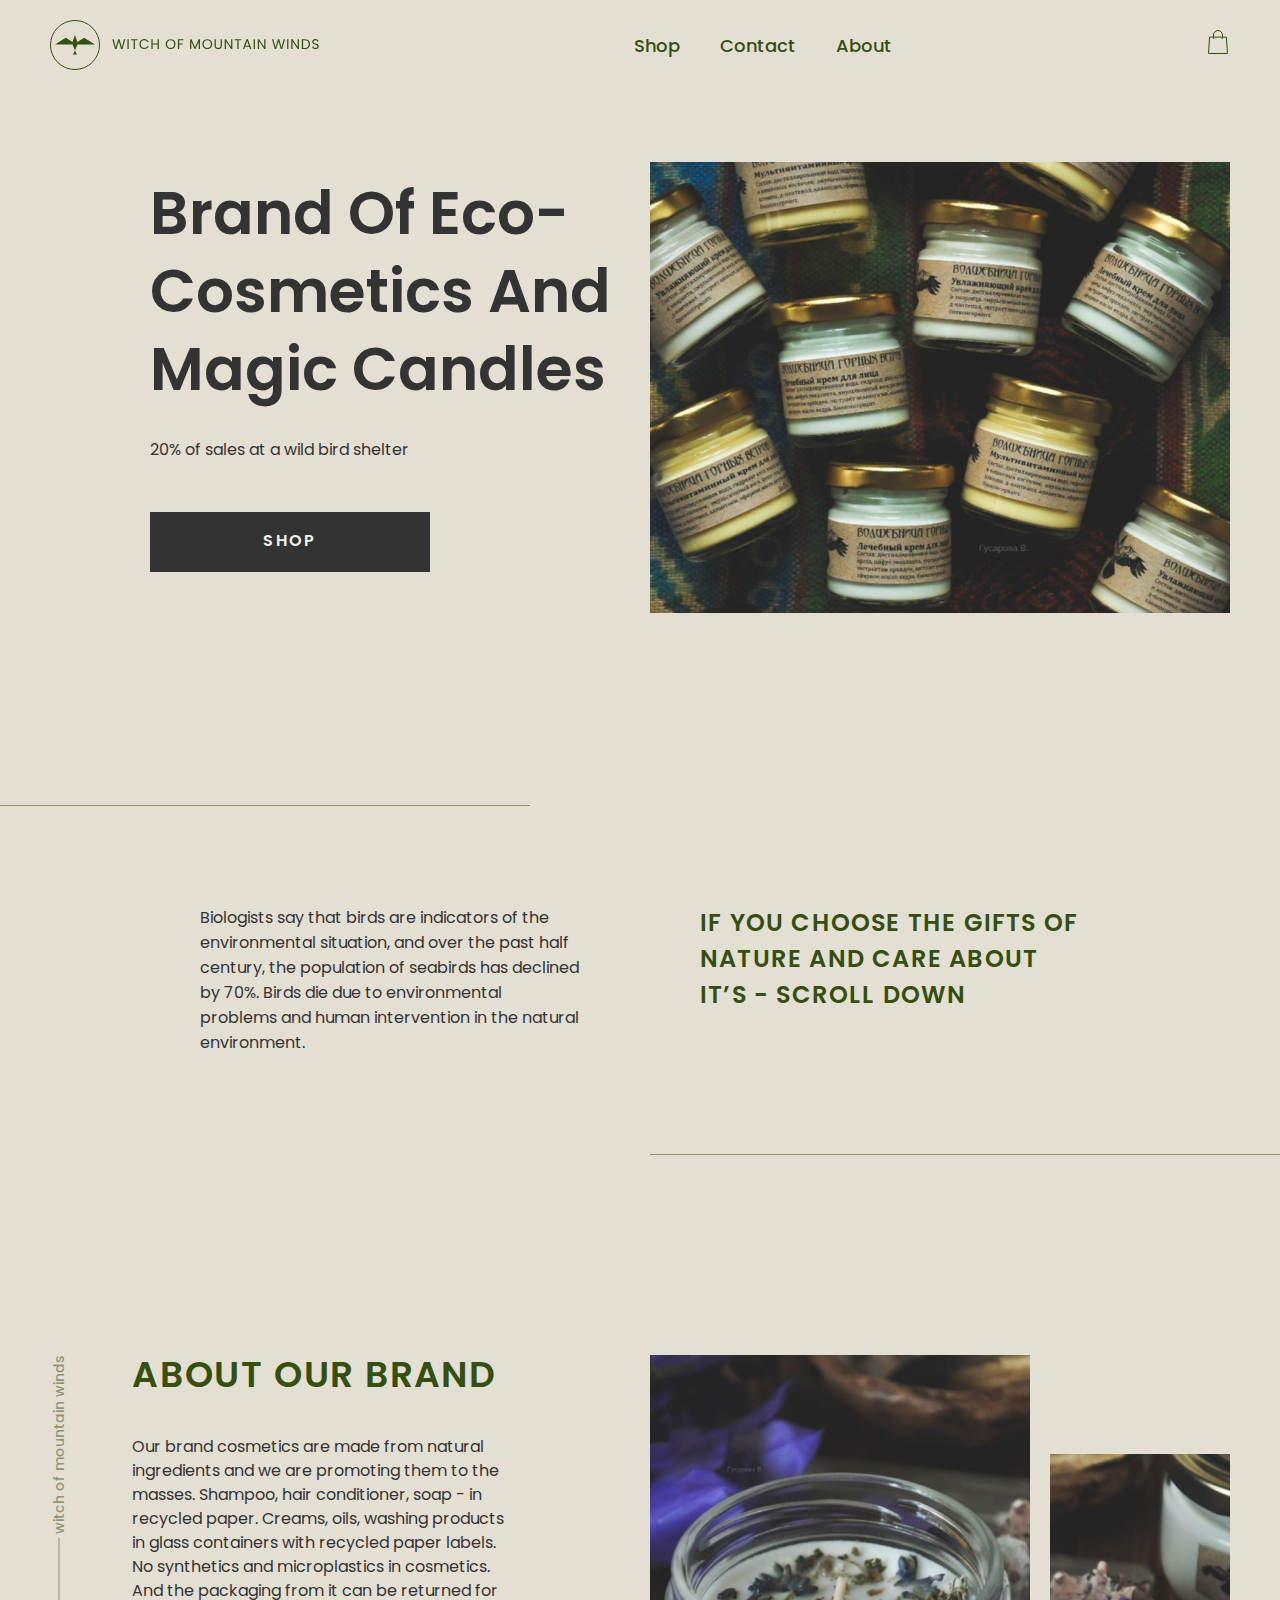
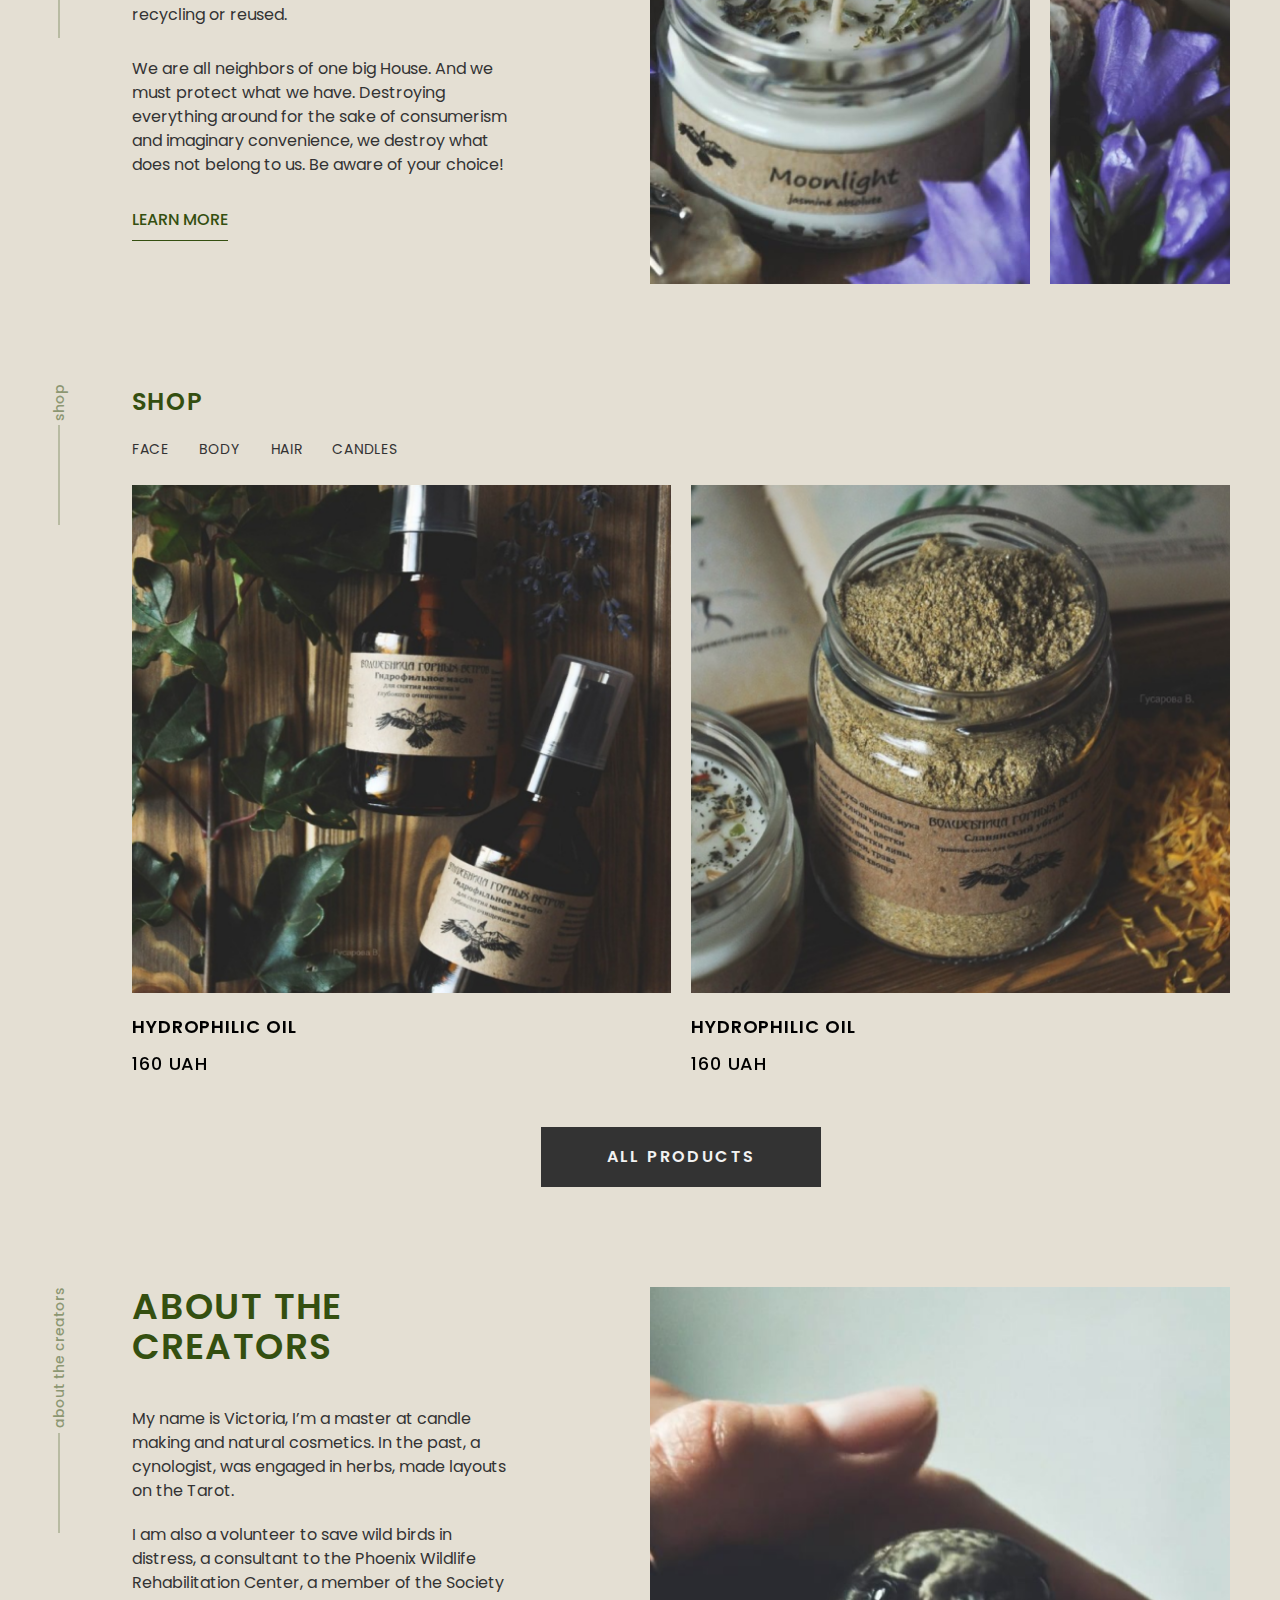
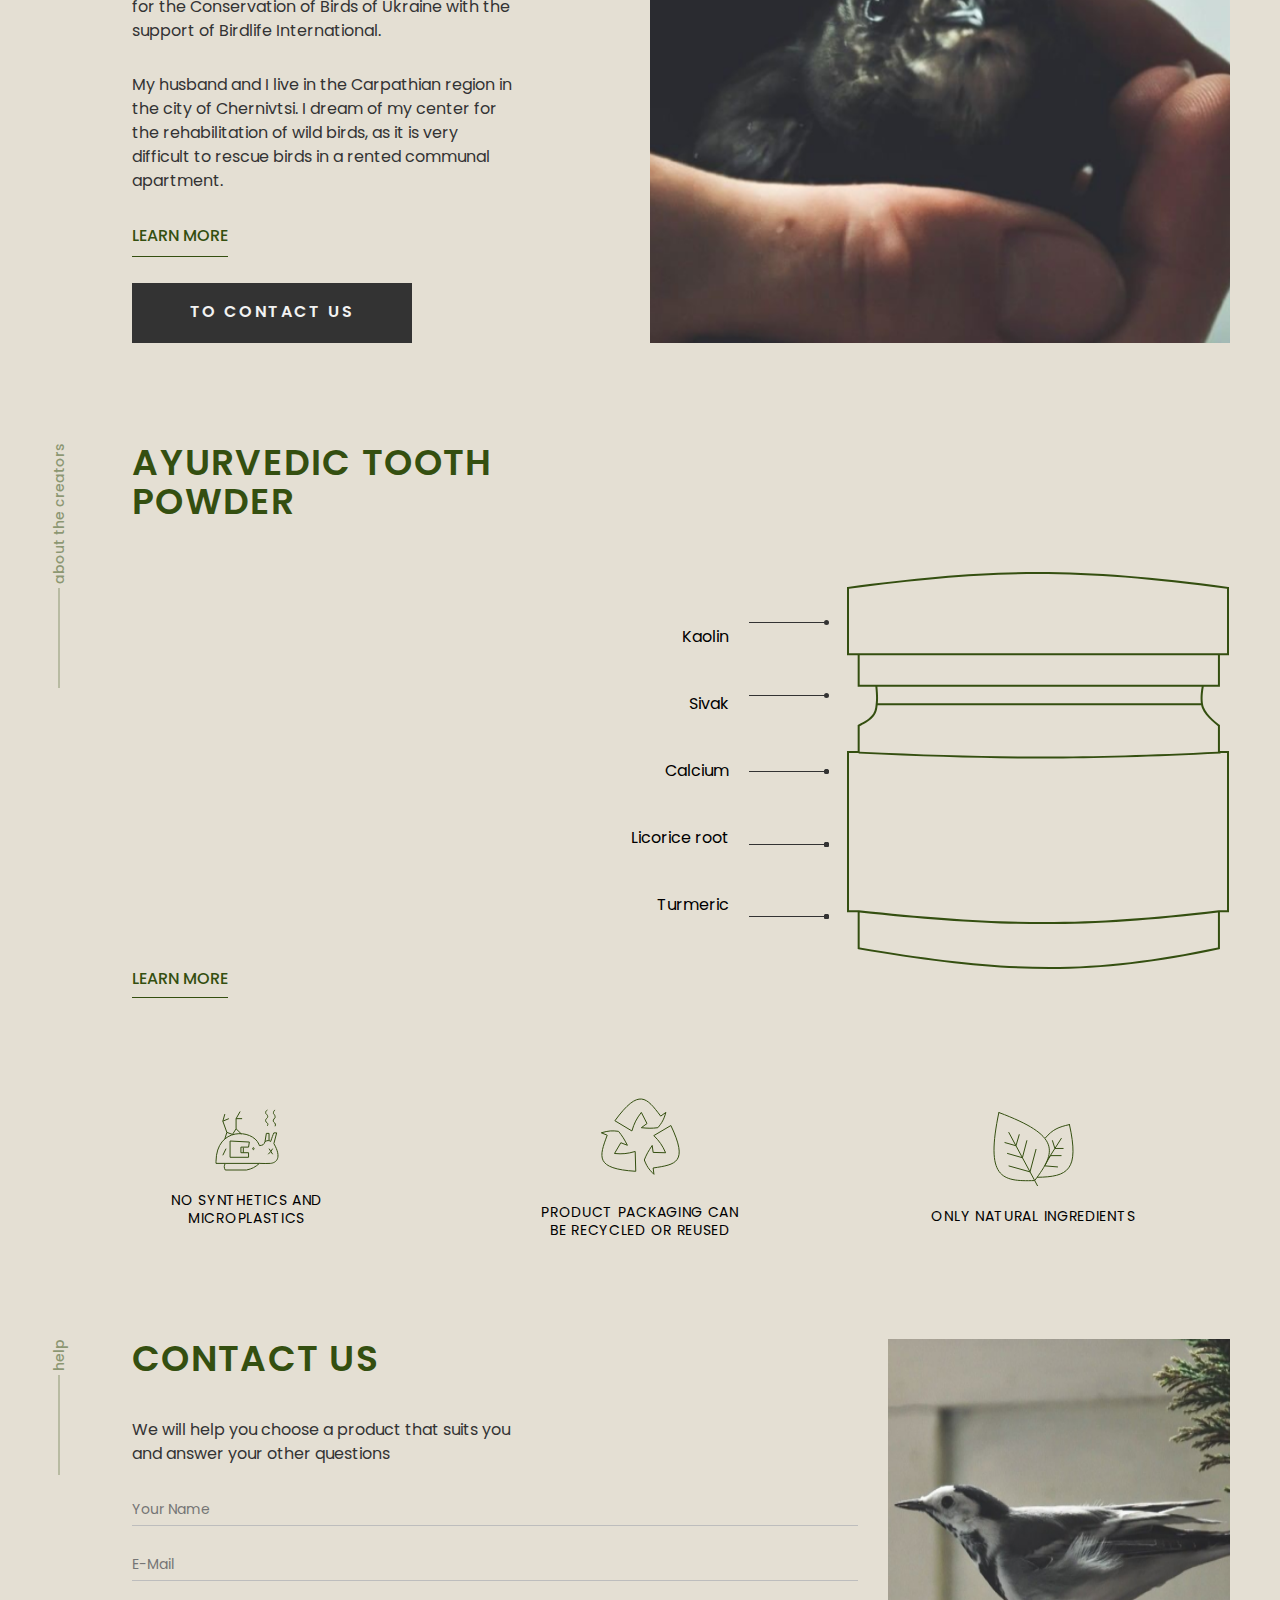
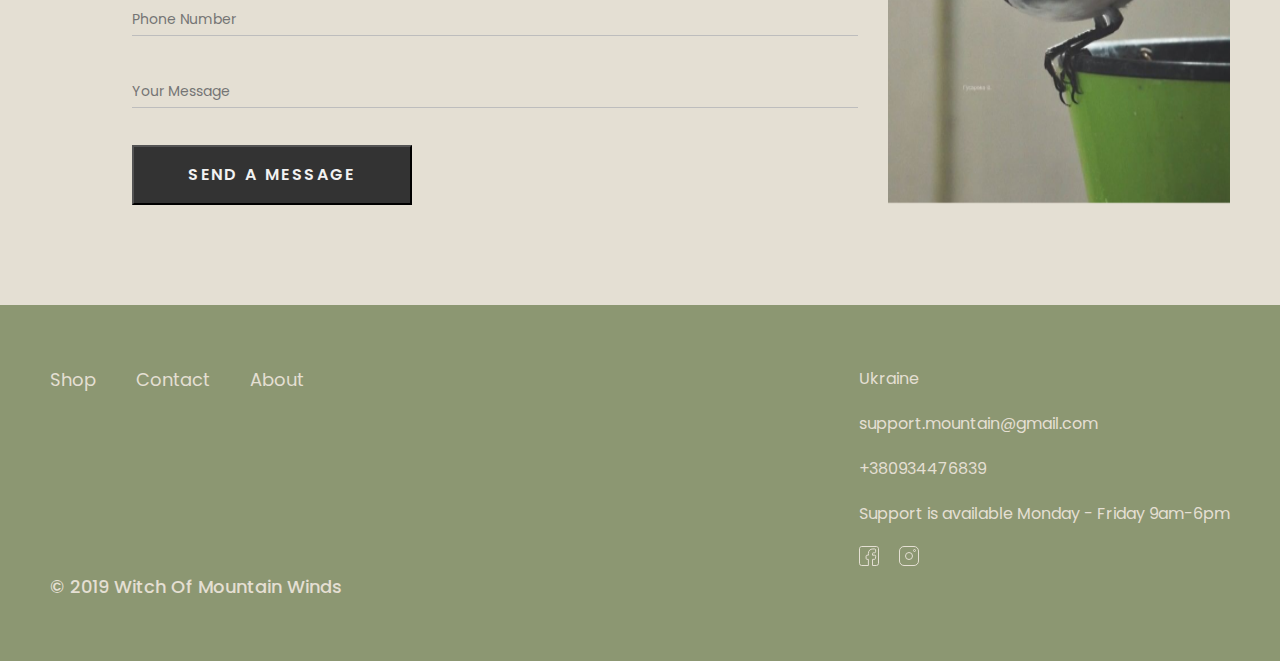
<file: index.html>
<!DOCTYPE html><html lang="en" class="page"><head><meta charset="utf-8"><meta name="viewport" content="width=device-width, initial-scale=1.0"><title>Eco Cosmetics</title><link rel="icon shortcut" href="logo.5b489294.svg" type="image/x-icon"><link rel="preconnect" href="https://fonts.googleapis.com"><link rel="preconnect" href="https://fonts.gstatic.com"><link href="https://fonts.googleapis.com/css2?family=Poppins:wght@400;500;600&display=swap" rel="stylesheet"><link rel="stylesheet" href="https://cdn.jsdelivr.net/npm/swiper@10/swiper-bundle.min.css"><link rel="stylesheet" href="index.067e6588.css"></head><body class="page_body"> <header class="header page__section"> <div class="container"> <div class="header__block"> <a href="#menu" class="header__link menu--onmobile"> <img src="menu.2fa0a1fb.svg" alt="Menu"> </a> <a href="#menu" class="menu--ondesktop1280"> <img src="logo_large.894660fc.svg" alt="Menu"> </a> <a href="#" class="header__link menu--onmobile"> <img src="logo.5b489294.svg" alt="Logo"> </a> <ul class="header__list menu--ondesktop1280"> <li class="header__item"> <a href="#shop" class="header__link"> Shop </a> </li> <li class="header__item"> <a href="#contact" class="header__link"> Contact </a> </li> <li class="header__item"> <a href="#about" class="header__link"> About </a> </li> </ul> <a href="#" class="header__link"> <img src="cart.ac6d676b.svg" alt="Cart"> </a> </div> </div> <img class="header__img img menu--onmobile" src="1.530f01c8.png" alt="Header-Product"> <div class="header__container"> <div class="container"> <div class="header__block header__block--text"> <div class="header__content"> <h4 class="header__title"> Brand of eco-cosmetics and magic candles </h4> <p class="header__disc"> 20% of sales at a wild bird shelter </p> <a href="product_card.html" class="button button--ondesktop1280"> Shop </a> </div> <img class="header__img img menu--ondesktop1280" src="1.530f01c8.png" alt="Header-Product"> </div> </div> </div> </header> <nav class="menu" id="menu"> <div class="menu__content"> <div class="container"> <div class="header__block"> <a href="#" class="header__link"> <svg class="menu__close" width="24" height="24" fill="none"><path fill-rule="evenodd" clip-rule="evenodd" d="M12.452 11.726 5.726 5l-.707.707 6.726 6.726L5 19.178l.707.707 6.745-6.745 6.71 6.71.706-.708-6.709-6.709 6.69-6.69-.707-.707-6.69 6.69Z" fill="#344F10"/></svg> </a> </div> <div class="menu__nav"> <ul class="menu__nav-list"> <li class="menu__nav-item"> <a href="#shop" class="menu__link"> Shop </a> </li> <li class="menu__nav-item"> <a href="#contact" class="menu__link"> Contact </a> </li> <li class="menu__nav-item"> <a href="#about" class="menu__link"> About </a> </li> </ul> </div> </div> </div> </nav> <main> <section class="page__section page__section--text text"> <div class="container container--ondesktop1280"> <div class="text__block"> <p class="text__block-left"> Biologists say that birds are indicators of the environmental situation, and over the past half century, the population of seabirds has declined by 70%. Birds die due to environmental problems and human intervention in the natural environment. </p> <p class="text__block-right"> if you choose the gifts of nature and care about it’s - scroll down </p> </div> </div> </section> <section class="about__brand page__section" id="about"> <div class="container"> <div class="about__brand-container"> <div class="about__brand-block"> <div class="about__brand-img--ondesktop1280 about__brand-line"> <span class="about__brand-line--text">witch of mountain winds</span> </div> <h4 class="about__brand-head"> About our brand </h4> <p class="about__brand-text"> Our brand cosmetics are made from natural ingredients and we are promoting them to the masses. Shampoo, hair conditioner, soap - in recycled paper. Creams, oils, washing products in glass containers with recycled paper labels. No synthetics and microplastics in cosmetics. And the packaging from it can be returned for recycling or reused. </p> <p class="about__brand-img--ondesktop1280 about__brand-text"> We are all neighbors of one big House. And we must protect what we have. Destroying everything around for the sake of consumerism and imaginary convenience, we destroy what does not belong to us. Be aware of your choice! </p> <a href="#" class="button__link-text"> LEARN MORE </a> </div> <img class="about__brand-img about__brand-img--onmobile" src="4.14e9db63.png" alt="brand-photo"> <div class="about__brand-imgblock"> <img class="about__brand-img about__brand-img--ondesktop1280" src="2.a61b2112.png" alt="brand-photo"> <img class="about__brand-img about__brand-img--ondesktop1280" src="3.a6c30b4d.png" alt="brand-photo"> </div> </div> </div> </section> <section class="page__section shop" id="shop"> <div class="container"> <div class="shop__content"> <div class="shop--padding0"> <div class="about__brand-img--ondesktop1280 about__brand-line"> <span class="about__brand-line--text">shop</span> </div> <h4 class="page__section-head-title shop__text"> Shop </h4> </div> <div class="shop__container"> <div class="shop--padding0"> <ul class="shop__tab-list"> <li class="shop__tab-item" data-product="face"> Face </li> <li class="shop__tab-item" data-product="body"> Body </li> <li class="shop__tab-item" data-product="hair"> Hair </li> <li class="shop__tab-item" data-product="candles"> Candles </li> </ul> </div> <div class="mySwiper swiper"> <div class="swiper-wrapper"> <div class="shop__slider swiper-slide" data-product="face"> <div class="shop__product-image-box"> <img class="img" src="4.bdb7b2cf.png" alt="Product 1"> </div> <div class="shop--padding-text0"> <h5 class="shop__name-product"> Hydrophilic oil </h5> <p class="shop__price"> 160 UAH </p> </div> </div> <div class="shop__slider swiper-slide" data-product="body"> <div class="shop__product-image-box"> <img class="img" src="5.5fd83632.png" alt="Product 1"> </div> <div class="container shop--padding-text0"> <h5 class="shop__name-product"> Hydrophilic oil </h5> <p class="shop__price"> 160 UAH </p> </div> </div> <div class="shop__slider swiper-slide" data-product="hair"> <div class="shop__product-image-box"> <img class="img" src="4.bdb7b2cf.png" alt="Product 1"> </div> <div class="container shop--padding-text0"> <h5 class="shop__name-product"> Hydrophilic oil </h5> <p class="shop__price"> 160 UAH </p> </div> </div> <div class="shop__slider swiper-slide" data-product="candles"> <div class="shop__product-image-box"> <img class="img" src="5.5fd83632.png" alt="Product 1"> </div> <div class="container shop--padding-text0"> <h5 class="shop__name-product"> Hydrophilic oil </h5> <p class="shop__price"> 160 UAH </p> </div> </div> </div> </div> </div> <a href="product_card.html" class="button"> All products </a> </div> </div> </section> <section class="about__creators page__section"> <div class="container"> <div class="about__creators-container"> <div class="about___creators-block about__brand-block"> <div class="about__brand-img--ondesktop1280 about__brand-line"> <span class="about__brand-line--text">about the creators</span> </div> <h4 class="about__brand--text about__brand-head"> About the creators </h4> <p class="about__brand-text about__creators-text"> My name is Victoria, I’m a master at candle making and natural cosmetics. In the past, a cynologist, was engaged in herbs, made layouts on the Tarot. </p> <p class="about__brand-text"> I am also a volunteer to save wild birds in distress, a consultant to the Phoenix Wildlife Rehabilitation Center, a member of the Society for the Conservation of Birds of Ukraine with the support of Birdlife International. </p> <p class="about__brand-img--ondesktop1280 about__brand-text"> My husband and I live in the Carpathian region in the city of Chernivtsi. I dream of my center for the rehabilitation of wild birds, as it is very difficult to rescue birds in a rented communal apartment. </p> <a href="#" class="button__link-text"> LEARN MORE </a> <a href="#" class="about__creators-button button"> To contact us </a> </div> <img class="about__brand-img about__brand-img--onmobile" src="7.6a7f6a45.png" alt="creators-photo"> <img class="about__brand-img about__brand-img--ondesktop1280" src="7.d9f3beb8.png" alt="creators-photo"> </div> </div> </section> <section class="page__section power"> <div class="container"> <h4 class="about__brand-head power__head-text power__head-text--onmobile"> Ayurvedic Tooth Powder </h4> <div class="power__container"> <div class="about__brand-img--ondesktop1280 about__brand-line"> <span class="about__brand-line--text">about the creators</span> </div> <div class="power__left-block"> <h4 class="about__brand-head power__head-text power__head-text--ontablet"> Ayurvedic Tooth Powder </h4> </div> </div> </div> <div class="power__right-block"> <div class="power__block"> <p>Kaolin</p> <p>Sivak</p> <p>Calcium</p> <p>Licorice root</p> <p>Turmeric</p> </div> <img class="power__img power__img--onmobile" src="4.6b208563.svg" alt="Power"> <img class="about__brand-img--onmobile power__img" src="Group%2041.0191957b.svg" alt="Power"> <img class="about__brand-img--ondesktop1280 power__img" src="svg.df66c1b8.svg" alt="Power"> </div> <div class="container"> <div class="power__container"> <a href="#" class="button__link-text"> LEARN MORE </a> </div> </div> </section> <section class="page__section power-img"> <div class="container"> <div class="power-img__container"> <div class="power-img__content"> <img class="power-img__image" src="2.1160686f.svg" alt="Image 1"> <p class="power-img__text"> No synthetics and microplastics </p> </div> <div class="power-img__content"> <img class="power-img__image" src="3.b05d1e51.svg" alt="Image 1"> <p class="power-img__text"> Product packaging can be recycled or reused </p> </div> <div class="power-img__content"> <img class="power-img__image" src="1.464aa113.svg" alt="Image 1"> <p class="power-img__text"> Only natural ingredients </p> </div> </div> </div> </section> <section class="contact__us page__section" id="contact"> <div class="container"> <div class="contact__us-block"> <div class="about__brand-img--ondesktop1280 about__brand-line"> <span class="about__brand-line--text">help</span> </div> <div class="contact__us-content"> <h4 class="about__brand-head"> Contact us </h4> <p class="about__brand-text"> We will help you choose a product that suits you and answer your other questions </p> <form action="#" method="get" autocomplete="off"> <input class="field-form field-form--text" type="text" name="name" placeholder="Your Name" required> <input class="field-form field-form--text" type="email" name="email" placeholder="E-mail" required> <input class="field-form field-form--text" type="tel" pattern="[0-9]*" minlength="10" name="phone" placeholder="Phone number" required> <textarea name="message" class="field-form field-form--message field-form--text" placeholder="Your message" required></textarea> <button class="button contact__us--button"> Send a message </button> </form> </div> <img class="about__brand-img" src="6.9bb41f04.png" alt="contact-photo"> </div> </div> </section> </main> <footer class="footer"> <div class="container"> <div class="footer__container"> <div class="footer__block-left"> <ul class="footer__list"> <li class="footer__item"> <a href="#shop" class="footer__link"> Shop </a> </li> <li class="footer__item"> <a href="#contact" class="footer__link"> Contact </a> </li> <li class="footer__item"> <a href="#about" class="footer__link"> About </a> </li> </ul> <div class="footer__social"> <a href="https://facebook.com" target="_blank" class="footer__social-facebook"> <img src="facebook.1f45d34d.svg" alt="facebook"> </a> <a href="https://instagram.com" target="_blank" class="footer__social-instagram"> <img src="instagram.20485f19.svg" alt="instagram"> </a> </div> </div> <div class="footer__info"> <ul class="footer__info-list"> <li class="footer__info-item"> <a href="https://goo.gl/maps/ZebNqmvKFGXMfxji7" target="_blank" class="footer__info-link"> Ukraine </a> </li> <li class="footer__info-item"> <a href="mailto:support.mountain@gmail.com" class="footer__info-link"> support.mountain@gmail.com </a> </li> <li class="footer__info-item"> <a href="tel:380934476839" class="footer__info-link"> +380934476839 </a> </li> <li class="footer__info-item"> <a href="mailto:support.mountain@gmail.com" class="footer__info-link"> Support is available Monday - Friday 9am-6pm </a> </li> <li class="footer__social footer__social--rightblock"> <a href="https://facebook.com" target="_blank" class="footer__social-facebook"> <img src="facebook.1f45d34d.svg" alt="facebook"> </a> <a href="https://instagram.com" target="_blank" class="footer__social-instagram"> <img src="instagram.20485f19.svg" alt="instagram"> </a> </li> </ul> </div> </div> <div class="copyring"> © 2019 witch of mountain winds </div> </div> </footer> <script src="https://cdn.jsdelivr.net/npm/swiper@10/swiper-bundle.min.js"></script> <script>var e=new Swiper(".swiper",{slidesPerView:1,spaceBetween:40,direction:"horizontal",grabCursor:!0,keyboard:!0,breakpoints:{1280:{slidesPerView:2,spaceBetween:20},768:{slidesPerView:2,spaceBetween:30}}}),t=document.querySelectorAll(".shop__tab-item");e.on("slideChange",function(){var a=e.slides[e.activeIndex].getAttribute("data-product");switch(document.querySelector(".tab--active").classList.remove("tab--active"),a){case"face":t[0].classList.add("tab--active");break;case"body":t[1].classList.add("tab--active");break;case"hair":t[2].classList.add("tab--active");break;case"candles":t[3].classList.add("tab--active")}}),t.forEach(function(t){t.addEventListener("click",function(t){var a=t.target.getAttribute("data-product"),i=e.slides.map(function(e){return e.getAttribute("data-product")});e.slideTo(i.indexOf(a))})});</script> <script src="index.2a8c6d56.js"></script> </body></html>
</file>
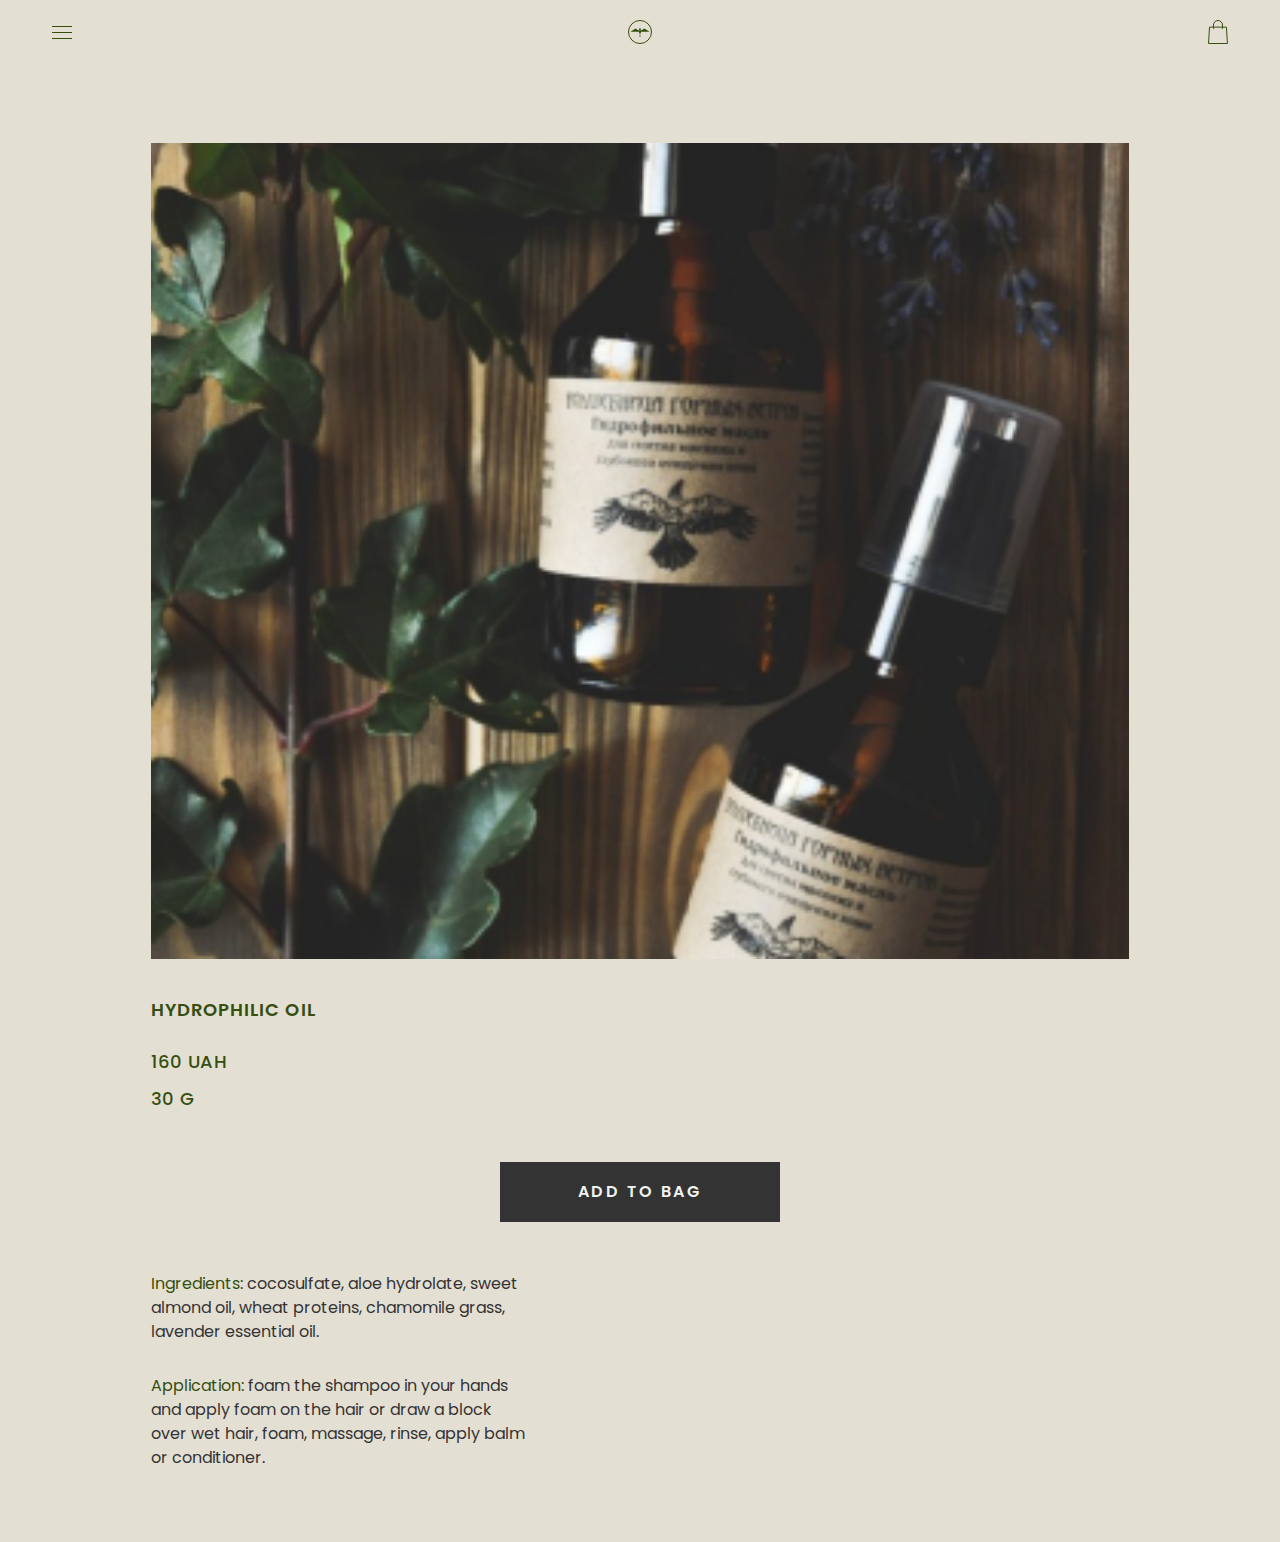
<file: product_card.html>
<!DOCTYPE html><html lang="en" class="page"><head><meta charset="utf-8"><meta name="viewport" content="width=device-width, initial-scale=1.0"><title>Eco Cosmetics</title><link rel="icon shortcut" href="logo.5b489294.svg" type="image/x-icon"><link rel="preconnect" href="https://fonts.googleapis.com"><link rel="preconnect" href="https://fonts.gstatic.com"><link href="https://fonts.googleapis.com/css2?family=Poppins:wght@400;500;600&display=swap" rel="stylesheet"><link rel="stylesheet" href="index.067e6588.css"></head><body class="page_body"> <header class="header"> <div class="container"> <div class="header__block"> <a href="#menu" class="header__link"> <img src="menu.2fa0a1fb.svg" alt="Menu"> </a> <a href="index.html" class="header__link"> <img src="logo.5b489294.svg" alt="Logo"> </a> <a href="#" class="header__link"> <img src="cart.ac6d676b.svg" alt="Cart"> </a> </div> </div> </header> <nav class="menu" id="menu"> <div class="menu__content"> <div class="container"> <div class="header__block"> <a href="#" class="header__link"> <svg class="menu__close" width="24" height="24" fill="none"><path fill-rule="evenodd" clip-rule="evenodd" d="M12.452 11.726 5.726 5l-.707.707 6.726 6.726L5 19.178l.707.707 6.745-6.745 6.71 6.71.706-.708-6.709-6.709 6.69-6.69-.707-.707-6.69 6.69Z" fill="#344F10"/></svg> </a> </div> <div class="menu__nav"> <ul class="menu__nav-list"> <a href="#shop" class="menu__link"> <li class="menu__nav-item"> Shop </li> </a> <a href="#contact" class="menu__link"> <li class="menu__nav-item"> Contact </li> </a> <a href="#about" class="menu__link"> <li class="menu__nav-item"> About </li> </a> </ul> </div> </div> </div> </nav> <main> <section class="product__card"> <div class="shop__container"> <div class="container product__card--container"> <h5 class="product__card--ontablet shop__name-product"> Hydrophilic oil </h5> <p class="product__card--ontablet product__card-price shop__price"> 160 UAH </p> <img class="img product__card-img" src="3.d3605b0a.png" alt="Product 1"> <h5 class="product__card--mobile product__card-name shop__name-product"> Hydrophilic oil </h5> <p class="product__card--mobile product__card-price shop__price"> 160 UAH </p> <p class="product__card--mobile shop__price"> 30 g </p> <a href="#" class="button product__card-button"> Add to bag </a> <p class="about__brand-text product__card--text"> <span class="product__card--first-word">Ingredients:</span> cocosulfate, aloe hydrolate, sweet almond oil, wheat proteins, chamomile grass, lavender essential oil. </p> <p class="about__brand-text product__card--text"> <span class="product__card--first-word">Application:</span> foam the shampoo in your hands and apply foam on the hair or draw a block over wet hair, foam, massage, rinse, apply balm or conditioner. </p> </div> </div> </section> </main> <footer class="footer" hidden> <div class="container"> <ul class="footer__list"> <a href="#shop" class="footer__link"> <li class="footer__item"> Shop </li> </a> <a href="#contact" class="footer__link"> <li class="footer__item"> Contact </li> </a> <a href="#about" class="footer__link"> <li class="footer__item"> About </li> </a> </ul> <div class="footer__social"> <a href="https://facebook.com" target="_blank" class="footer__social-facebook"> <svg width="20" height="20" fill="none"><g clip-path="url(#clip0_21779_326)"><rect width="20" height="20" fill="#89946E"/></g><defs><clipPath id="clip0_21779_326"><rect width="20" height="20" fill="#fff"/></clipPath></defs></svg> </a> <a href="https://instagram.com" target="_blank" class="footer__social-instagram"> <svg width="20" height="20" fill="none"><rect x=".5" y=".5" width="19" height="19" rx="4.5" stroke="#E4DFD3"/></svg> </a> </div> <div class="footer__info"> <ul class="footer__info-list"> <a href="https://goo.gl/maps/ZebNqmvKFGXMfxji7" target="_blank" class="footer__info-link"> <li class="footer__info-item"> Ukraine </li> </a> <a href="mailto:support.mountain@gmail.com" class="footer__info-link"> <li class="footer__info-item"> support.mountain@gmail.com </li> </a> <a href="tel:380934476839" class="footer__info-link"> <li class="footer__info-item"> +380934476839 </li> </a> <a href="mailto:support.mountain@gmail.com" class="footer__info-link"> <li class="footer__info-item"> Support is available Monday - Friday 9am-6pm </li> </a> </ul> </div> </div> <div class="copyring"> © 2019 witch of mountain winds </div> </footer> <script src="index.2a8c6d56.js"></script> </body></html>
</file>
<file: index.067e6588.css>
.swiper{width:100%;height:100%}@media (min-width:1280px){.swiper{padding:0}}.swiper-slide{text-align:center;background:#fff;-ms-flex-pack:center;justify-content:center;-ms-flex-align:center;align-items:center;font-size:18px;display:-ms-flexbox;display:flex}.swiper-slide img{object-fit:cover;width:100%;height:100%;display:block}.button{color:#f2f2f2;letter-spacing:2.4px;text-transform:uppercase;cursor:pointer;background-color:#333;-ms-flex-pack:center;justify-content:center;-ms-flex-align:center;align-items:center;height:60px;font-size:16px;font-weight:600;line-height:130%;text-decoration:none;transition:all .5s;display:-ms-flexbox;display:flex}.button:hover{color:#333;background:#e4dfd3;border:1px solid #333}@media (min-width:768px){.button{width:280px;margin:0 auto}}.button__link-text{color:#344f10;padding-bottom:10px;font-weight:500;line-height:18px;text-decoration:none;position:relative}.button__link-text:after{content:"";background:#344f10;width:100%;height:1px;position:absolute;bottom:0;left:0}@media (min-width:1280px){.button--ondesktop1280{margin:0}}.footer{background:#8c9772}.footer__list{-ms-flex-direction:column;flex-direction:column;gap:11px;margin-bottom:20px;list-style-type:none;display:-ms-flexbox;display:flex}@media (min-width:768px){.footer__list{padding-top:0}}@media (min-width:1280px){.footer__list{-ms-flex-direction:row;flex-direction:row;gap:40px}}.footer__link{text-transform:capitalize;color:#e4dfd3;font-size:18px;font-weight:500;line-height:150%;text-decoration:none;display:inline-block;position:relative}.footer__link:after{content:"";background-color:#333;width:100%;height:2px;transition:all .5s;display:block;position:absolute;bottom:-10px;transform:scale(0)}.footer__link:hover:after{transform:scale(1)}@media (min-width:768px){.footer__link{font-weight:400}}.footer__social{gap:20px;margin-bottom:40px;display:-ms-flexbox;display:flex}@media (min-width:1280px){.footer__social{display:none}}.footer__social--rightblock{display:none}@media (min-width:1280px){.footer__social--rightblock{margin:0;display:-ms-flexbox;display:flex}}.footer__info{margin-bottom:40px}@media (min-width:1280px){.footer__info{margin-bottom:0}}.footer__info-link{color:#e4dfd3;font-family:Poppins,sans-serif;font-size:14px;line-height:150%;text-decoration:none}@media (min-width:1280px){.footer__info-link{font-size:16px}}.footer__info-list{-ms-flex-direction:column;flex-direction:column;gap:10px;list-style-type:none;display:-ms-flexbox;display:flex}@media (min-width:1280px){.footer__info-list{gap:20px}}.footer__container{padding-top:30px}@media (min-width:768px){.footer__container{-ms-flex-pack:justify;justify-content:space-between;display:-ms-flexbox;display:flex}}@media (min-width:1280px){.footer__container{padding-top:61px}.footer__down{display:-ms-flexbox;display:flex}}.copyring{text-align:center;color:#e4dfd3;text-transform:capitalize;padding:0 0 40px;font-size:14px;font-weight:600;line-height:130%}@media (min-width:768px){.copyring{text-align:left;font-weight:400}}@media (min-width:1280px){.copyring{padding:0 0 61px;font-size:18px;font-weight:500;line-height:150%}}.header__link{position:relative}@media (min-width:1280px){.header__link{color:inherit;text-decoration:none}}.header__link:after{content:"";background-color:#333;width:100%;height:2px;transition:all .5s;display:block;position:absolute;bottom:-10px;transform:scale(0)}.header__link:hover:after{transform:scale(1)}.header__block{-ms-flex-pack:justify;justify-content:space-between;-ms-flex-align:center;align-items:center;padding:20px 0;display:-ms-flexbox;display:flex}@media (min-width:768px){.header__block{padding:20px 0 30px}}@media (min-width:1280px){.header__block{-ms-flex-pack:justify;justify-content:space-between;padding:20px 0 92px}}.header__block--text{-ms-flex-pack:center;justify-content:center}@media (min-width:1280px){.header__block--text{-ms-flex-pack:justify;justify-content:space-between;padding-top:0}}.header__content{margin:25px 0 0}@media (min-width:1280px){.header__content{margin:0 0 30px 100px}.header__img{width:580px!important}}.header__title{color:#333;text-align:center;margin:0 0 10px;font-size:24px;font-weight:600;line-height:130%}@media (min-width:768px){.header__title{text-transform:capitalize;width:466px;margin:0 auto 10px;font-size:36px;font-weight:600;line-height:150%}}@media (min-width:1280px){.header__title{text-align:left;margin:0 auto 30px;font-size:60px;font-weight:600;line-height:130%}}.header__disc{text-align:center;color:#333;margin:0 0 30px;font-weight:400;line-height:150%}@media (min-width:1280px){.header__disc{text-align:left;margin:0 auto 50px}}.header__list{text-transform:capitalize;color:#344f10;gap:40px;font-size:18px;font-weight:500;line-height:150%;list-style-type:none;display:-ms-flexbox;display:flex}@media (min-width:1280px){.header__block-menu{-ms-flex-pack:justify;justify-content:space-between;-ms-flex-align:center;align-items:center;gap:20px;display:-ms-flexbox;display:flex}}.menu{transition:all .5s;position:absolute;top:0;left:0;right:0;transform:translateY(-100%)}.menu:target{transform:translateY(0)}.menu__content{background-color:#333;height:100vh}.menu__close>path{fill:#fff}.menu__link{letter-spacing:.05em;text-transform:uppercase;text-transform:none;color:#e4dfd3;font-size:18px;font-weight:600;line-height:27px;text-decoration:none}.menu__nav{margin:30px 0 0}.menu__nav-item{border-bottom:1px solid #828282;padding:0 0 10px}.menu__nav-list{text-align:center;-ms-flex-direction:column;flex-direction:column;gap:30px;list-style-type:none;display:-ms-flexbox;display:flex}.menu--onmobile{display:block}@media (min-width:1280px){.menu--onmobile{display:none}}.menu--ondesktop1280{display:none}@media (min-width:1280px){.menu--ondesktop1280{display:-ms-flexbox;display:flex}}*{box-sizing:border-box;margin:0;padding:0}.page{scroll-behavior:smooth;background-color:#e4dfd3;font-family:Poppins,sans-serif}.page__body--with-menu{overflow:hidden}.page__section{margin-bottom:100px}.page__section-head-title{letter-spacing:1.2px;text-transform:uppercase;color:#344f10;font-size:24px;font-weight:600;line-height:150%}@media (min-width:1280px){.page__section--text{margin-bottom:200px}}.img{width:100%}.container{padding:0 20px}@media (min-width:768px){.container{padding:0 27px}}@media (min-width:1280px){.container{padding:0 50px}}@media (min-width:1440px){.container{padding:0 130px}}@media (min-width:1280px){.container--ondesktop1280{padding:0}.about__brand--text{width:400px}.about__brand-block{padding-left:82px;position:relative}.about__brand-line{color:rgba(52,79,16,.5);margin-bottom:82px;font-size:14px;font-weight:500;line-height:130%;position:absolute;top:0;left:0}.about__brand-line:before{content:"";background:rgba(52,79,16,.5);width:1px;height:100px;position:absolute;top:100%;left:50%;transform:translate(-50%)}.about__brand-line--text{text-orientation:mixed;writing-mode:tb-rl;transform:rotate(-180deg)}}.about__brand-head{letter-spacing:1.2px;text-transform:uppercase;color:#344f10;margin-bottom:10px;font-size:24px;font-weight:600;line-height:150%}@media (min-width:1280px){.about__brand-head{letter-spacing:1.8px;margin-bottom:40px;font-size:36px;font-weight:600;line-height:110%}}@media (min-width:768px){.about__brand-container{-ms-flex-pack:justify;justify-content:space-between;gap:30px;display:-ms-flexbox;display:flex}}.about__brand-text{color:#333;margin-bottom:30px;font-size:14px;line-height:150%}@media (min-width:768px){.about__brand-text{width:342px}}@media (min-width:1280px){.about__brand-text{width:380px;font-size:16px}}.about__brand-img{display:none}@media (min-width:768px){.about__brand-img{display:block}}.about__brand-img--onmobile{display:none}@media (min-width:768px){.about__brand-img--onmobile{display:block}}@media (min-width:1280px){.about__brand-img--onmobile{display:none}}.about__brand-img--ondesktop1280{display:none}@media (min-width:1280px){.about__brand-img--ondesktop1280{display:block}}.about__brand-imgblock{display:none}@media (min-width:1280px){.about__brand-imgblock{-ms-flex-align:end;align-items:end;gap:20px;display:-ms-flexbox;display:flex}}@media (min-width:768px){.about__creators-container{-ms-flex-pack:justify;justify-content:space-between;gap:30px;display:-ms-flexbox;display:flex}}.about__creators-text{margin-bottom:20px}.about__creators-button{margin-top:35px}@media (min-width:768px){.about__creators-button{margin:35px 0 0}}@media (min-width:1280px){.shop__content{padding-left:82px;position:relative}.shop--padding0{padding:0}}@media (min-width:768px){.shop--padding-text0{padding:0}}.shop__text{text-align:center;margin-bottom:20px}@media (min-width:768px){.shop__text{text-align:left}}.shop__tab-list{-ms-flex-pack:justify;justify-content:space-between;margin-bottom:27px;list-style-type:none;display:-ms-flexbox;display:flex}@media (min-width:768px){.shop__tab-list{-ms-flex-pack:start;justify-content:flex-start;gap:30px}}.shop__tab-item{letter-spacing:.05em;color:#333;text-transform:uppercase;cursor:pointer;font-size:14px;line-height:18px;position:relative}.shop__tab-item:after{content:"";background-color:#333;width:100%;height:2px;transition:all .5s;display:block;position:absolute;bottom:-10px;transform:scale(0)}.shop__tab-item:hover:after{transform:scale(1)}.shop__product-image-box{margin-bottom:20px;overflow:hidden}.shop__name-product{letter-spacing:.05em;text-transform:uppercase;letter-spacing:.9px;margin-bottom:10px;font-size:18px;font-weight:600;line-height:27px}.shop__price{letter-spacing:.05em;text-transform:uppercase;letter-spacing:.9px;margin-bottom:30px;font-size:18px;font-weight:500;line-height:27px}@media (min-width:768px){.shop__price{margin-bottom:50px}}.shop__slider{background-color:inherit;text-align:left;display:block}@media (min-width:1280px){.power__img{padding-right:51px}}@media (min-width:1440px){.power__img{padding-right:130px}}.power__left-block{-ms-flex-direction:column;flex-direction:column;-ms-flex-pack:justify;justify-content:space-between;display:-ms-flexbox;display:flex}.power__right-block{-ms-flex-pack:end;justify-content:flex-end;gap:20px;display:-ms-flexbox;display:flex}.power--ondesktop1280{padding:0 0 0 20px}@media (min-width:768px){.power--ondesktop1280{padding:0 0 0 27px}}.power__head-text{margin-bottom:20px}@media (min-width:768px){.power__head-text{width:100%}}@media (min-width:1280px){.power__head-text{width:380px}}.power__head-text--onmobile{display:inline-block}@media (min-width:768px){.power__head-text--onmobile{display:none}}.power__head-text--ontablet{display:none}@media (min-width:768px){.power__head-text--ontablet{display:inline-block}}.power__container{-ms-flex-pack:justify;justify-content:space-between;gap:20px;margin-bottom:30px;display:-ms-flexbox;display:flex}@media (min-width:1280px){.power__container{padding-left:82px;position:relative}}.power__block{-ms-flex-direction:column;flex-direction:column;-ms-flex-pack:center;justify-content:center;-ms-flex-align:end;align-items:flex-end;gap:42px;display:-ms-flexbox;display:flex}.power-img__container{-ms-flex-direction:column;flex-direction:column;gap:50px;display:-ms-flexbox;display:flex}@media (min-width:768px){.power-img__container{-ms-flex-direction:row;flex-direction:row;-ms-flex-pack:justify;justify-content:space-between;gap:0}}@media (min-width:1280px){.power-img__container{-ms-flex-pack:distribute;justify-content:space-around}}.power-img__content{-ms-flex-direction:column;flex-direction:column;-ms-flex-pack:center;justify-content:center;-ms-flex-align:center;align-items:center;display:-ms-flexbox;display:flex}.power-img__image{margin-bottom:20px}.power-img__text{letter-spacing:.05em;color:#000;text-align:center;text-transform:uppercase;font-size:14px;line-height:18px}@media (min-width:768px){.power-img__text{width:218px}.power__img--onmobile{display:none}}.power__img--ontablet{display:none}@media (min-width:768px){.power__img--ontablet{display:block}}.contact__us--button{width:100%;margin-top:30px;font-family:Poppins,sans-serif}@media (min-width:768px){.contact__us--button{width:280px;margin-left:0}.contact__us-block{-ms-flex-pack:justify;justify-content:space-between;gap:30px;display:-ms-flexbox;display:flex}}@media (min-width:1280px){.contact__us-block{padding-left:82px;position:relative}}.field-form{background-color:transparent;border:none;border-bottom:1px solid #bdbdbd;outline:none;width:100%;margin-bottom:25px;padding-bottom:5px}.field-form:nth-child(3){margin-bottom:45px}.field-form--text{text-transform:capitalize;color:#828282;font-family:Poppins,sans-serif;font-size:14px;line-height:150%}.field-form--message{resize:none;height:27px;margin-bottom:0}.product__card-name{margin-bottom:25px}.product__card-price{margin-bottom:20px}.product__card-img{margin-bottom:30px}.product__card-button{margin-bottom:50px}.product__card--mobile{display:none}.product__card--first-word{color:#344f10}.product__card--text:last-child{margin-bottom:20px}@media (min-width:768px){.product__card--container{padding:0 151px}.product__card--ontablet{display:none}.product__card--mobile{color:#344f10;display:block}.product__card-price{margin-bottom:10px}.product__card-button{width:280px;margin:0 auto 50px}.product__card--text{font-size:16px}.product__card--text:last-child{margin-bottom:72px}}.text{z-index:-1;position:relative}.text__block{display:block}@media (min-width:1280px){.text__block{-ms-flex-pack:center;justify-content:center;gap:120px;padding:100px 150px;display:-ms-flexbox;display:flex}.text__block:before{content:"";background:rgba(52,79,16,.5);width:530px;height:1px;position:absolute;top:0;left:0}.text__block:after{content:"";background:rgba(52,79,16,.5);width:630px;height:1px;position:absolute;bottom:0;right:0}}.text__block-left{display:none}@media (min-width:1280px){.text__block-left{color:#333;width:380px;display:block}}.text__block-right{letter-spacing:.05em;text-transform:uppercase;letter-spacing:.09px;color:#344f10;font-size:18px;font-weight:600;line-height:27px}@media (min-width:768px){.text__block-right{text-align:center;width:280px;margin:0 auto}}@media (min-width:1280px){.text__block-right{text-align:left;letter-spacing:1.2px;text-transform:uppercase;color:#344f10;width:380px;margin:0;font-size:24px;font-weight:600;line-height:150%}}
/*# sourceMappingURL=index.067e6588.css.map */
</file>
